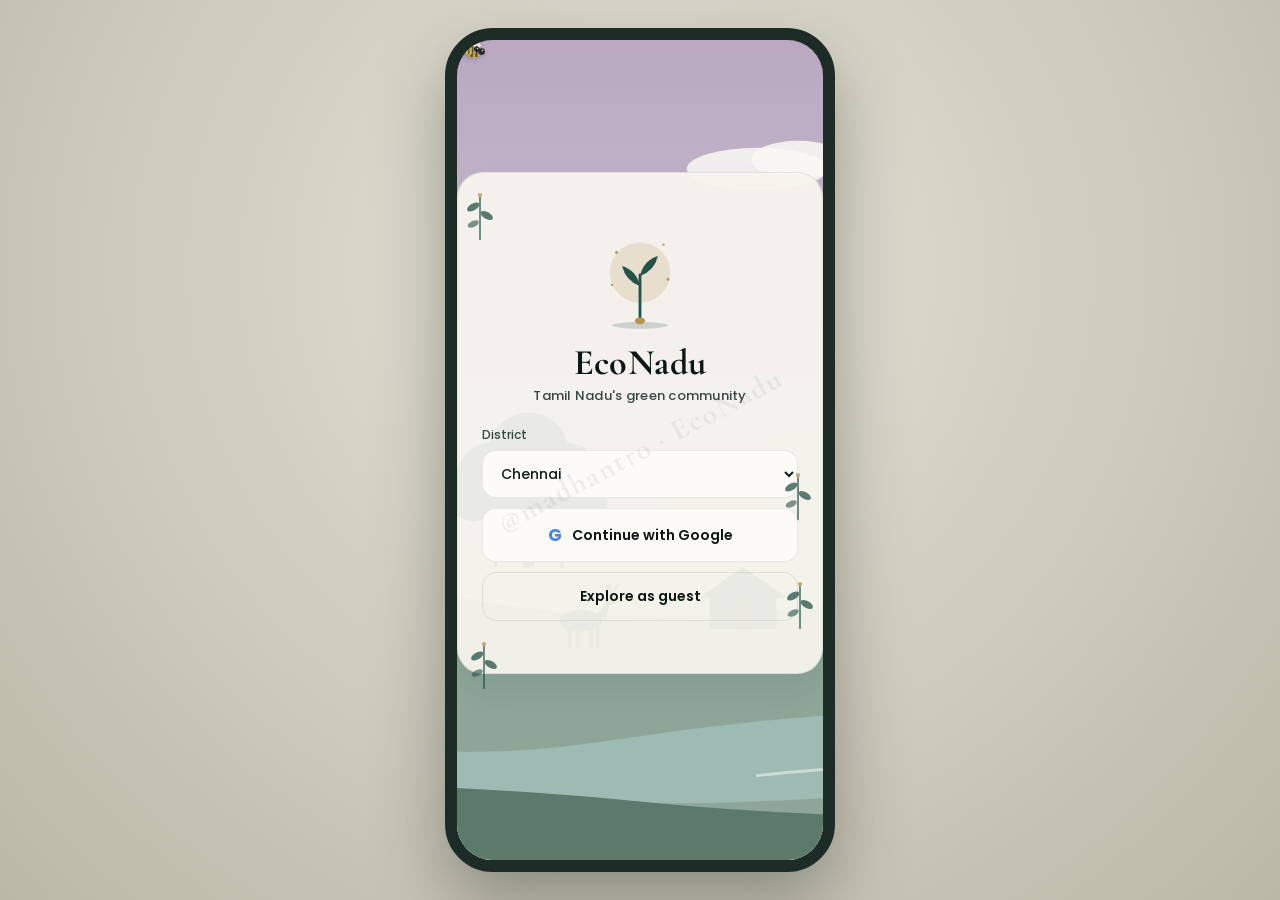
<file: index.html>
<!DOCTYPE html>
<html lang="en">
<head>
  <meta charset="UTF-8" />
  <meta name="viewport" content="width=device-width, initial-scale=1, viewport-fit=cover" />
  <meta name="theme-color" content="#F3F7F5" />
  <title>EcoNadu</title>
  <link rel="icon" href="assets/icon.svg" />
  <link rel="preconnect" href="https://fonts.googleapis.com" />
  <link rel="preconnect" href="https://fonts.gstatic.com" crossorigin />
  <link href="https://fonts.googleapis.com/css2?family=Cormorant+Garamond:wght@500;600;700&family=Poppins:wght@400;500;600&display=swap" rel="stylesheet" />
  <link rel="stylesheet" href="css/style.css" />
</head>
<body data-phase="morning">
  <div class="device">
  <div class="watermark" aria-hidden="true"><span data-credit>@madhantr0</span> · EcoNadu</div>
  <div class="deco" aria-hidden="true">
    <div class="bee bee-1"><div class="bee-in"><svg viewBox="0 0 44 32" aria-hidden="true">
          <ellipse class="bee-wing" cx="19" cy="8" rx="9" ry="6"/>
          <ellipse class="bee-wing" cx="28" cy="8" rx="7" ry="5"/>
          <ellipse cx="24" cy="18" rx="12" ry="8" fill="#E2B84A"/>
          <rect x="20" y="11" width="3" height="14" fill="#2B2B2B" opacity=".75"/>
          <rect x="27" y="11" width="3" height="14" fill="#2B2B2B" opacity=".75"/>
          <circle cx="36" cy="17" r="5" fill="#2B2B2B"/>
          <circle cx="37.5" cy="15.5" r="1.1" fill="#fff"/>
        </svg></div></div>
    <div class="bee bee-2"><div class="bee-in"><svg viewBox="0 0 44 32" aria-hidden="true">
          <ellipse class="bee-wing" cx="19" cy="8" rx="9" ry="6"/>
          <ellipse class="bee-wing" cx="28" cy="8" rx="7" ry="5"/>
          <ellipse cx="24" cy="18" rx="12" ry="8" fill="#E2B84A"/>
          <rect x="20" y="11" width="3" height="14" fill="#2B2B2B" opacity=".75"/>
          <rect x="27" y="11" width="3" height="14" fill="#2B2B2B" opacity=".75"/>
          <circle cx="36" cy="17" r="5" fill="#2B2B2B"/>
          <circle cx="37.5" cy="15.5" r="1.1" fill="#fff"/>
        </svg></div></div>
    <div class="bee bee-3"><div class="bee-in"><svg viewBox="0 0 44 32" aria-hidden="true">
          <ellipse class="bee-wing" cx="19" cy="8" rx="9" ry="6"/>
          <ellipse class="bee-wing" cx="28" cy="8" rx="7" ry="5"/>
          <ellipse cx="24" cy="18" rx="12" ry="8" fill="#E2B84A"/>
          <rect x="20" y="11" width="3" height="14" fill="#2B2B2B" opacity=".75"/>
          <rect x="27" y="11" width="3" height="14" fill="#2B2B2B" opacity=".75"/>
          <circle cx="36" cy="17" r="5" fill="#2B2B2B"/>
          <circle cx="37.5" cy="15.5" r="1.1" fill="#fff"/>
        </svg></div></div>
    <div class="sprig sp-1"><svg viewBox="0 0 40 60" aria-hidden="true">
          <path d="M20 58 Q20 30 20 6" stroke="var(--accent)" stroke-width="2" fill="none" stroke-linecap="round"/>
          <ellipse cx="12" cy="20" rx="8" ry="4" transform="rotate(-30 12 20)" fill="var(--accent)"/>
          <ellipse cx="28" cy="30" rx="8" ry="4" transform="rotate(30 28 30)" fill="var(--accent)"/>
          <ellipse cx="12" cy="40" rx="7" ry="3.5" transform="rotate(-25 12 40)" fill="var(--accent)" opacity=".8"/>
          <circle cx="20" cy="6" r="2.6" fill="var(--gold)"/>
        </svg></div>
    <div class="sprig sp-2"><svg viewBox="0 0 40 60" aria-hidden="true">
          <path d="M20 58 Q20 30 20 6" stroke="var(--accent)" stroke-width="2" fill="none" stroke-linecap="round"/>
          <ellipse cx="12" cy="20" rx="8" ry="4" transform="rotate(-30 12 20)" fill="var(--accent)"/>
          <ellipse cx="28" cy="30" rx="8" ry="4" transform="rotate(30 28 30)" fill="var(--accent)"/>
          <ellipse cx="12" cy="40" rx="7" ry="3.5" transform="rotate(-25 12 40)" fill="var(--accent)" opacity=".8"/>
          <circle cx="20" cy="6" r="2.6" fill="var(--gold)"/>
        </svg></div>
    <div class="sprig sp-3"><svg viewBox="0 0 40 60" aria-hidden="true">
          <path d="M20 58 Q20 30 20 6" stroke="var(--accent)" stroke-width="2" fill="none" stroke-linecap="round"/>
          <ellipse cx="12" cy="20" rx="8" ry="4" transform="rotate(-30 12 20)" fill="var(--accent)"/>
          <ellipse cx="28" cy="30" rx="8" ry="4" transform="rotate(30 28 30)" fill="var(--accent)"/>
          <ellipse cx="12" cy="40" rx="7" ry="3.5" transform="rotate(-25 12 40)" fill="var(--accent)" opacity=".8"/>
          <circle cx="20" cy="6" r="2.6" fill="var(--gold)"/>
        </svg></div>
    <div class="sprig sp-4"><svg viewBox="0 0 40 60" aria-hidden="true">
          <path d="M20 58 Q20 30 20 6" stroke="var(--accent)" stroke-width="2" fill="none" stroke-linecap="round"/>
          <ellipse cx="12" cy="20" rx="8" ry="4" transform="rotate(-30 12 20)" fill="var(--accent)"/>
          <ellipse cx="28" cy="30" rx="8" ry="4" transform="rotate(30 28 30)" fill="var(--accent)"/>
          <ellipse cx="12" cy="40" rx="7" ry="3.5" transform="rotate(-25 12 40)" fill="var(--accent)" opacity=".8"/>
          <circle cx="20" cy="6" r="2.6" fill="var(--gold)"/>
        </svg></div>
  </div>

  <!-- Shared drawings: palm, banyan, temple tower, animals, windmill -->
  <svg width="0" height="0" style="position:absolute" aria-hidden="true">
    <defs>
      <symbol id="palm" viewBox="0 0 120 220">
        <path d="M62 218 C50 150 58 90 68 52" fill="none" stroke="currentColor" stroke-width="8" stroke-linecap="round"/>
        <g transform="translate(68 52)" fill="currentColor">
          <ellipse cx="-34" cy="-6" rx="36" ry="7" transform="rotate(-18)"/>
          <ellipse cx="34" cy="-6" rx="36" ry="7" transform="rotate(18)"/>
          <ellipse cx="-30" cy="10" rx="34" ry="6" transform="rotate(30)"/>
          <ellipse cx="30" cy="10" rx="34" ry="6" transform="rotate(-30)"/>
          <ellipse cx="0" cy="-20" rx="7" ry="28"/>
        </g>
      </symbol>
      <symbol id="banyan" viewBox="0 0 200 200">
        <rect x="94" y="140" width="12" height="60" fill="currentColor"/>
        <g stroke="currentColor" stroke-width="4" stroke-linecap="round"><line x1="66" y1="150" x2="62" y2="200"/><line x1="134" y1="150" x2="138" y2="200"/></g>
        <g fill="currentColor"><circle cx="100" cy="70" r="46"/><circle cx="58" cy="98" r="40"/><circle cx="142" cy="98" r="40"/><circle cx="100" cy="112" r="52"/><circle cx="36" cy="122" r="26"/><circle cx="164" cy="122" r="26"/></g>
      </symbol>
      <symbol id="gopuram" viewBox="0 0 120 220">
        <g fill="currentColor">
          <rect x="30" y="160" width="60" height="60"/>
          <rect x="36" y="120" width="48" height="42"/>
          <rect x="42" y="84" width="36" height="38"/>
          <rect x="48" y="52" width="24" height="34"/>
          <polygon points="60,4 50,52 70,52"/>
          <rect x="0" y="214" width="120" height="6"/>
        </g>
      </symbol>
      <symbol id="cow" viewBox="0 0 100 60">
        <g fill="currentColor">
          <rect x="14" y="14" width="68" height="28" rx="10"/>
          <ellipse cx="84" cy="22" rx="10" ry="9"/>
          <rect x="18" y="38" width="7" height="18" rx="2"/><rect x="30" y="38" width="7" height="18" rx="2"/>
          <rect x="62" y="38" width="7" height="18" rx="2"/><rect x="74" y="38" width="7" height="18" rx="2"/>
        </g>
        <path d="M16 18 Q8 26 12 38" fill="none" stroke="currentColor" stroke-width="3"/>
      </symbol>
      <symbol id="deer" viewBox="0 0 100 90">
        <g fill="currentColor">
          <ellipse cx="42" cy="48" rx="26" ry="13"/>
          <path d="M62 42 L74 22 L80 22 L72 46Z"/>
          <ellipse cx="80" cy="22" rx="8" ry="6"/>
          <rect x="26" y="56" width="5" height="26"/><rect x="36" y="56" width="5" height="26"/>
          <rect x="52" y="56" width="5" height="26"/><rect x="60" y="56" width="5" height="26"/>
        </g>
        <path d="M80 14 L76 4 M80 14 L88 4 M78 8 L72 6" fill="none" stroke="currentColor" stroke-width="3" stroke-linecap="round"/>
      </symbol>
      <symbol id="elephant" viewBox="0 0 120 90">
        <g fill="currentColor">
          <ellipse cx="60" cy="42" rx="40" ry="24"/>
          <circle cx="98" cy="36" r="16"/>
          <path d="M106 44 Q114 60 108 80 Q104 84 102 76 Q106 62 100 52Z"/>
          <ellipse cx="86" cy="34" rx="12" ry="18"/>
          <rect x="34" y="58" width="9" height="28" rx="3"/><rect x="50" y="58" width="9" height="28" rx="3"/>
          <rect x="70" y="58" width="9" height="28" rx="3"/><rect x="84" y="58" width="9" height="28" rx="3"/>
        </g>
      </symbol>
      <symbol id="hut" viewBox="0 0 80 60">
        <g fill="currentColor"><rect x="10" y="30" width="60" height="30"/><polygon points="0,32 40,4 80,32"/></g>
        <rect x="32" y="40" width="16" height="20" fill="#000" opacity=".35"/>
      </symbol>
      <symbol id="windmill" viewBox="0 0 120 200">
        <path d="M52 200 L58 72 L62 72 L68 200Z" fill="currentColor"/>
        <rect x="54" y="60" width="12" height="14" fill="currentColor"/>
        <g>
          <animateTransform attributeName="transform" type="rotate" from="0 60 60" to="360 60 60" dur="9s" repeatCount="indefinite"/>
          <g fill="currentColor">
            <polygon points="60,60 50,6 70,6"/>
            <polygon points="60,60 50,6 70,6" transform="rotate(90 60 60)"/>
            <polygon points="60,60 50,6 70,6" transform="rotate(180 60 60)"/>
            <polygon points="60,60 50,6 70,6" transform="rotate(270 60 60)"/>
          </g>
        </g>
        <circle cx="60" cy="60" r="4" fill="currentColor"/>
      </symbol>
      <symbol id="bird" viewBox="0 0 24 12">
        <path d="M0 6 Q6 -2 12 6 Q18 -2 24 6" fill="none" stroke="currentColor" stroke-width="2.4" stroke-linecap="round"/>
      </symbol>
      <symbol id="treeLogo" viewBox="0 0 200 240">
        <ellipse class="ground" cx="100" cy="222" rx="50" ry="6"/>
        <circle class="glow" cx="100" cy="128" r="54"/>
        <g class="plant">
          <path class="stem" d="M100 216 Q100 176 100 132" fill="none" stroke-width="5" stroke-linecap="round"/>
          <path class="leaf leaf-l" d="M100 152 Q74 142 68 116 Q94 124 100 152Z"/>
          <path class="leaf leaf-r" d="M100 134 Q126 124 132 98 Q106 106 100 134Z"/>
        </g>
        <ellipse class="seed" cx="100" cy="214" rx="9" ry="6"/>
        <circle class="spark" cx="58" cy="92" r="2.5"/>
        <circle class="spark" cx="142" cy="78" r="2"  style="animation-delay:-1s"/>
        <circle class="spark" cx="150" cy="140" r="2.5" style="animation-delay:-2s"/>
        <circle class="spark" cx="50" cy="150" r="2" style="animation-delay:-1.5s"/>
      </symbol>
      <linearGradient id="skyG" x1="0" y1="0" x2="0" y2="1">
        <stop class="sk-top" offset="0"/>
        <stop class="sk-bot" offset="1"/>
      </linearGradient>
    </defs>
  </svg>

  <!-- ================= LOGIN ================= -->
  <section id="login" class="login hidden">
    <svg class="scene" viewBox="0 0 1200 700" preserveAspectRatio="xMidYMax slice" aria-hidden="true">
      <rect width="1200" height="700" fill="url(#skyG)"/>

      <g id="sunGroup" class="sun-group">
        <circle class="sun-halo" r="110"/>
        <circle class="sun" r="46"/>
      </g>

      <g class="clouds">
        <g class="cloud-a"><ellipse cx="220" cy="150" rx="70" ry="22"/><ellipse cx="262" cy="140" rx="44" ry="20"/></g>
        <g class="cloud-b"><ellipse cx="700" cy="110" rx="60" ry="18"/><ellipse cx="735" cy="102" rx="40" ry="16"/></g>
      </g>

      <g class="birds">
        <g class="bird-run"><use href="#bird" class="bird" x="0" y="180" width="26" height="13"/></g>
        <g class="bird-run" style="animation-delay:-9s"><use href="#bird" class="bird" x="0" y="230" width="20" height="10"/></g>
        <g class="bird-run" style="animation-delay:-17s"><use href="#bird" class="bird" x="0" y="150" width="22" height="11"/></g>
      </g>

      <path class="hill-far" d="M0 420 Q160 330 330 400 T640 380 T980 340 T1200 400 V700 H0Z"/>
      <use href="#gopuram" class="gop" x="330" y="232" width="92" height="170"/>
      <use href="#banyan" class="tree" x="430" y="300" width="150" height="150"/>

      <path class="hill-mid" d="M0 480 Q200 420 420 470 T860 460 T1200 470 V700 H0Z"/>
      <use href="#hut" class="tree" x="650" y="446" width="76" height="57"/>
      <use href="#windmill" class="tree" x="900" y="300" width="110" height="183"/>
      <use href="#deer" class="tree" x="520" y="462" width="70" height="63"/>
      <use href="#cow" class="tree" x="760" y="520" width="104" height="62"/>

      <path class="river" d="M0 600 C200 560 360 630 560 600 S900 560 1200 590 L1200 650 C900 620 760 660 560 650 S200 650 0 668 Z"/>
      <path class="shine" d="M120 622 Q260 606 380 620"/>
      <path class="shine" d="M700 628 Q840 612 960 626" style="animation-delay:-3s"/>

      <path class="hill-front" d="M0 650 Q300 620 600 650 T1200 640 V700 H0Z"/>
      <use href="#elephant" class="tree" x="180" y="560" width="120" height="90"/>
      <use href="#palm" class="tree" x="30" y="300" width="130" height="238"/>
      <use href="#palm" class="tree" x="1060" y="330" width="110" height="201"/>
      <use href="#palm" class="tree" x="150" y="420" width="82" height="150"/>
    </svg>

    <div class="login-card glass">
      <svg class="logo-map" viewBox="0 0 200 240" role="img" aria-label="Tamil Nadu"><use href="#treeLogo"/></svg>
      <h1>EcoNadu</h1>
      <p class="tagline">Tamil Nadu's green community</p>

      <label class="field">District
        <select id="loginDistrict"></select>
      </label>

      <button id="googleBtn" class="btn btn-google" type="button"><span class="g-logo">G</span> Continue with Google</button>
      <button id="guestBtn" class="btn btn-ghost" type="button">Explore as guest</button>
      <p id="loginMsg" class="msg"></p>
    </div>
  </section>

  <!-- ================= APP ================= -->
  <div id="app" class="app hidden">
    <header class="topbar glass">
      <div class="brand-sm">
        <svg class="logo-map-sm" viewBox="0 0 200 240" aria-hidden="true"><use href="#treeLogo"/></svg>
        <span>EcoNadu</span>
      </div>
      <div class="top-actions">
        <select id="hdrDistrict" class="select-sm" aria-label="District"></select>
        <span id="phaseLabel" class="phase-label"></span>
        <button class="icon-btn" id="bellBtn" type="button" aria-label="Notifications">🔔</button>
        <div id="hdrAvatar" class="avatar sm"></div>
      </div>
    </header>
    <div class="kolam"></div>

    <main>
      <!-- HOME: stories + feed -->
      <section id="tab-home" class="tab">
        <section class="hero">
        <svg class="hero-art" viewBox="0 0 480 170" preserveAspectRatio="xMidYMid slice" aria-hidden="true">
          <defs>
            <linearGradient id="heroSky" x1="0" y1="0" x2="0" y2="1">
              <stop class="sk-top" offset="0"/><stop class="sk-bot" offset="1"/>
            </linearGradient>
          </defs>
          <rect width="480" height="170" fill="url(#heroSky)"/>
          <circle class="hero-sun" cx="352" cy="52" r="20"/>
          <path class="hill-far" d="M0 118 Q90 84 180 110 T360 102 T480 96 V170 H0Z"/>
          <path class="hill-mid" d="M0 140 Q120 112 240 134 T480 126 V170 H0Z"/>
          <use href="#palm" class="tree" x="392" y="58" width="58" height="106"/>
          <use href="#palm" class="tree" x="338" y="84" width="34" height="62" opacity=".7"/>
        </svg>
        <div class="hero-text">
          <span class="eyebrow">Tamil Nadu · Community Green</span>
          <h2>Plant. Verify. Share.</h2>
        </div>
      </section>
      <div id="stories" class="stories"></div>
        <div id="feed" class="feed"></div>
      </section>

      <!-- EXPLORE: weather + satellite map -->
      <section id="tab-explore" class="tab hidden">
        <div class="card weather">
          <div class="w-head"><b id="wDistrict">--</b><span class="muted small">Live weather</span></div>
          <div class="w-grid">
            <div><small>Temp</small><b id="wTemp">--</b></div>
            <div><small>Humidity</small><b id="wHum">--</b></div>
            <div><small>Wind</small><b id="wWind">--</b></div>
          </div>
          <p id="wNote" class="muted small"></p>
        </div>
        <div class="card map-card">
          <div class="layer-btns">
            <button class="chip on" data-layer="satellite" type="button">🛰️ Satellite</button>
            <button class="chip" data-layer="heat" type="button">🌡️ Heat</button>
          </div>
          <div id="radarMap"></div>
        </div>
      </section>

      <!-- CAMERA: two-shot plant verification -->
      <section id="tab-cam" class="tab hidden">
        <div class="card cam-card">
          <h2>Plant a sapling</h2>
          <p class="muted small">Shot 1: close-up of the plant. Then step sideways and take Shot 2. Keep the phone moving between shots.</p>
          <div class="shots">
            <label class="pick" id="pick1">
              <input id="shot1Input" type="file" accept="image/*" capture="environment" hidden />
              <span>📸 Shot 1<br><small>close-up</small></span>
            </label>
            <label class="pick" id="pick2">
              <input id="shot2Input" type="file" accept="image/*" capture="environment" hidden />
              <span>📸 Shot 2<br><small>step sideways</small></span>
            </label>
          </div>
          <div id="previews" class="previews hidden">
            <img id="prev1" alt="Shot 1" />
            <img id="prev2" alt="Shot 2" />
          </div>
          <ul id="checkList" class="checks small"></ul>
          <input id="camCaption" maxlength="200" placeholder="Write a caption…" />
          <button id="publishBtn" class="btn btn-primary" type="button">Verify &amp; Share</button>
        </div>
      </section>

      <!-- BADGES -->
      <section id="tab-badges" class="tab hidden">
        <div class="card">
          <h2 class="h2">Your badges</h2>
          <p id="xpLine" class="muted small"></p>
          <div class="xp-bar"><i id="xpFill"></i></div>
        </div>
        <div id="badgeGrid" class="badge-grid"></div>
      </section>

      <!-- PROFILE -->
      <section id="tab-profile" class="tab hidden">
        <div class="card profile-head">
          <div id="pAvatar" class="avatar xl"></div>
          <div>
            <h2 id="pName"></h2>
            <p id="pBio" class="muted small"></p>
            <p id="pDistrict" class="muted small"></p>
          </div>
        </div>
        <div class="stats">
          <div><b id="sPosts">0</b><small>Posts</small></div>
          <div><b id="sXp">0</b><small>XP</small></div>
          <div><b id="sLevel">1</b><small>Level</small></div>
        </div>
        <div class="row-btns">
          <button class="btn btn-ghost" id="editBtn" type="button">Edit profile</button>
          <button class="btn btn-ghost" id="exportBtn" type="button">Export ledger</button>
          <button class="btn btn-ghost" id="logoutBtn" type="button">Sign out</button>
        </div>
        <div class="card settings">
          <h3 class="h2">Appearance</h3>
          <p class="muted small">Automatic. The colors follow the real sun at your district: dawn, sunrise, morning, afternoon, sunset and dusk.</p>
          <p id="sunInfo" class="muted small"></p>
        </div>
        <p id="ledgerStatus" class="ledger-status"></p>
        <div id="pGrid" class="pgrid"></div>
      </section>
    </main>

    <nav class="bottom-nav glass">
      <button data-tab="home" class="on" type="button" aria-label="Home">🏠</button>
      <button data-tab="explore" type="button" aria-label="Explore">🗺️</button>
      <button data-tab="cam" class="plus" type="button" aria-label="Plant">＋</button>
      <button data-tab="badges" type="button" aria-label="Badges">🏅</button>
      <button data-tab="profile" type="button" aria-label="Profile">👤</button>
    </nav>
  </div>

  <!-- Edit profile -->
  <div id="editModal" class="modal hidden">
    <div class="modal-card glass">
      <h3>Edit profile</h3>
      <label class="pick small">
        <input id="editPhoto" type="file" accept="image/*" hidden />
        <span>🖼️ Change photo</span>
      </label>
      <input id="editName" maxlength="22" placeholder="Name" />
      <input id="editBio" maxlength="90" placeholder="Bio" />
      <div class="row-btns">
        <button class="btn btn-ghost" id="editCancel" type="button">Cancel</button>
        <button class="btn btn-primary" id="editSave" type="button">Save</button>
      </div>
    </div>
  </div>

  <div id="toast" class="toast"></div>

  </div>
  <script src="https://accounts.google.com/gsi/client" async defer></script>
  <script src="js/config.js"></script>
  <script src="js/app.js"></script>
</body>
</html>
</file>
<file: css/style.css>
/* EcoNadu. Muted, premium, nature-inspired. Light only.
   Sky colours change with the real sun: body[data-phase]. */
*{box-sizing:border-box}
html,body{margin:0;min-height:100%}
:root{
  --bg:#EDEBE3;            /* soft ivory, easy on the eyes */
  --card:#F7F5EF;
  --ink:#1F302B;           /* deep green-charcoal text */
  --text:#263832;
  --muted:#6C7A72;
  --line:rgba(31,48,43,.09);
  --accent:#2F5D50;        /* forest green */
  --gold:#B8934F;          /* subdued gold */
  --accent2:#B8934F;
  --sky-top:#BFD3CB;--sky-bot:#E8EFEA;
  --hill-far:#B5C4B8;--hill-mid:#8DA698;--hill-front:#5C7A6C;--tree:#2D4A41;
  --river-top:#D7E4DF;--river-bot:#9DBBB2;
  --shadow:0 14px 34px rgba(31,48,43,.07);
}
body{
  font-family:'Poppins',system-ui,sans-serif;background:var(--bg);color:var(--text);
  -webkit-font-smoothing:antialiased;transition:background .8s ease;
}
body[data-phase=dawn]{--sky-top:#D9C3B8;--sky-bot:#EFE4DA}
body[data-phase=sunrise]{--sky-top:#E6C7A0;--sky-bot:#F3E6D2}
body[data-phase=morning]{--sky-top:#BFD3CB;--sky-bot:#E8EFEA}
body[data-phase=afternoon]{--sky-top:#A9C4BC;--sky-bot:#DFE9E4}
body[data-phase=sunset]{--sky-top:#E0A98A;--sky-bot:#F1DCCB}
body[data-phase=dusk]{--sky-top:#B9A8C0;--sky-bot:#E8E0EC}

h1,h2,.h2{font-family:'Cormorant Garamond',Georgia,serif;color:var(--ink);font-weight:600;letter-spacing:.01em}
.hidden{display:none!important}
.muted{color:var(--muted)}
.small{font-size:12px}

/* ---------- Scene (login) ---------- */
.sk-top{stop-color:var(--sky-top);transition:stop-color 1.5s}
.sk-bot{stop-color:var(--sky-bot);transition:stop-color 1.5s}
.hill-far{fill:var(--hill-far);transition:fill 1.5s}
.hill-mid{fill:var(--hill-mid);transition:fill 1.5s}
.hill-front{fill:var(--hill-front);transition:fill 1.5s}
.river{fill:var(--river-bot);transition:fill 1.5s}
.shine{fill:none;stroke:var(--river-top);stroke-width:2.5;stroke-linecap:round;opacity:.8;animation:shimmer 6s ease-in-out infinite}
.tree{color:var(--tree);transition:color 1.5s}
.gop{color:var(--hill-mid);transition:color 1.5s}
.bird{color:#3D5A52}
.sun-group{transition:opacity 1.2s ease,transform 2s ease}
.sun{fill:#E2BC74;transition:fill 1.5s}
.sun-halo{fill:#F0DCAB;opacity:.35}
body[data-phase=sunset] .sun,body[data-phase=sunrise] .sun{fill:#D9955F}
body[data-phase=dusk] .sun{fill:#CDB8D6}
.clouds ellipse{fill:#FBFAF6;opacity:.85}
.cloud-a{animation:drift 40s ease-in-out infinite alternate}
.cloud-b{animation:drift 55s ease-in-out infinite alternate-reverse}
.bird-run{animation:fly 30s linear infinite}
@keyframes drift{from{transform:translateX(-30px)}to{transform:translateX(40px)}}
@keyframes fly{from{transform:translateX(-120px)}to{transform:translateX(1320px)}}
@keyframes shimmer{0%,100%{transform:translateX(0)}50%{transform:translateX(16px)}}

/* ---------- Login ---------- */
.login{position:fixed;inset:0;display:flex;align-items:center;justify-content:center;overflow:hidden}
.scene{position:absolute;inset:0;width:100%;height:100%}
.login-card{
  position:relative;z-index:2;width:min(92vw,370px);padding:28px 24px 24px;border-radius:26px;
  text-align:center;margin-top:-6vh;background:rgba(247,245,239,.94);
  border:1px solid var(--line);box-shadow:var(--shadow);
}
h1{font-size:36px;margin:8px 0 0;line-height:1.1}
.tagline{color:var(--muted);font-size:13px;margin:4px 0 20px;letter-spacing:.02em}
.field{display:block;text-align:left;font-size:12px;color:var(--muted);margin-bottom:6px}
select,input{width:100%;margin-top:6px;padding:12px 14px;border-radius:14px;border:1px solid var(--line);background:#FCFBF8;color:var(--text);font:inherit;font-size:14px;outline:none}
select:focus,input:focus{border-color:var(--accent)}
.btn{display:block;width:100%;padding:13px;border-radius:14px;border:0;font:inherit;font-weight:500;font-size:14px;cursor:pointer;margin-top:10px;transition:transform .15s ease,opacity .15s ease}
.btn:active{transform:scale(.98)}
.btn-google{background:#FCFBF8;color:var(--ink);border:1px solid var(--line);display:flex;align-items:center;justify-content:center;gap:10px}
.g-logo{font-weight:700;color:#4285F4;font-size:17px}
.btn-primary{background:var(--accent);color:#F7F5EF;box-shadow:inset 0 0 0 1px rgba(184,147,79,.45)}
.btn-ghost{background:transparent;border:1px solid var(--line);color:var(--ink)}
.msg{min-height:18px;color:#9A6A34;font-size:12px;margin:10px 0 0}

/* ---------- App shell ---------- */
.app{min-height:100vh;padding-bottom:112px;background:var(--bg)}
.topbar{position:sticky;top:0;z-index:20;display:flex;align-items:center;justify-content:space-between;padding:12px 16px;background:rgba(237,235,227,.96);border-bottom:1px solid var(--line)}
.brand-sm{display:flex;align-items:center;gap:8px;font-family:'Cormorant Garamond',serif;font-weight:700;font-size:22px;color:var(--ink)}
.top-actions{display:flex;align-items:center;gap:8px}
.phase-label{font-size:12px;color:var(--muted);white-space:nowrap}
.select-sm{width:auto;margin:0;padding:6px 10px;font-size:12px;border-radius:12px;background:var(--card)}
.icon-btn{width:36px;height:36px;border-radius:50%;border:1px solid var(--line);background:var(--card);cursor:pointer;font-size:15px}
.kolam{height:6px;background-image:radial-gradient(circle,var(--gold) 1.1px,transparent 1.5px);background-size:12px 6px;opacity:.55}
main{max-width:480px;margin:0 auto;padding:14px 14px 0}

/* Hero banner */
.hero{position:relative;border-radius:24px;overflow:hidden;margin-bottom:16px;border:1px solid var(--line);box-shadow:var(--shadow);height:170px}
.hero-art{position:absolute;inset:0;width:100%;height:100%}
.hero-sun{fill:#E2BC74;opacity:.85;transition:fill 1.5s}
body[data-phase=sunset] .hero-sun,body[data-phase=sunrise] .hero-sun{fill:#D9955F}
body[data-phase=dusk] .hero-sun{fill:#CDB8D6}
.hero-text{position:absolute;left:18px;bottom:16px}
.hero-text h2{margin:4px 0 0;font-size:30px;color:var(--ink);text-shadow:0 1px 0 rgba(255,255,255,.3)}
.eyebrow{font-size:10px;letter-spacing:.16em;text-transform:uppercase;color:#4A6A5E}

.avatar{width:36px;height:36px;border-radius:50%;background:linear-gradient(135deg,var(--accent),var(--gold));display:flex;align-items:center;justify-content:center;color:#F7F5EF;font-weight:600;overflow:hidden;flex:0 0 auto}
.avatar img{width:100%;height:100%;object-fit:cover}
.avatar.sm{width:32px;height:32px}
.avatar.xl{width:84px;height:84px;font-size:30px;border:2px solid var(--gold)}

/* Stories */
.stories{display:flex;gap:14px;overflow-x:auto;padding:4px 2px 14px;scrollbar-width:none}
.stories::-webkit-scrollbar{display:none}
.story{background:none;border:0;color:var(--text);font:inherit;font-size:11px;display:flex;flex-direction:column;align-items:center;gap:5px;cursor:pointer;flex:0 0 auto}
.ring{width:60px;height:60px;border-radius:50%;padding:2px;background:linear-gradient(135deg,var(--gold),#D8C49A);display:block}
.story.active .ring{background:linear-gradient(135deg,var(--accent),var(--gold))}
.ring-in{display:flex;align-items:center;justify-content:center;width:100%;height:100%;border-radius:50%;background:var(--card);font-weight:600;font-size:13px;color:var(--accent)}
.story small{max-width:70px;white-space:nowrap;overflow:hidden;text-overflow:ellipsis}

/* Cards and posts */
.card{background:var(--card);border:1px solid var(--line);border-radius:22px;padding:16px;margin-bottom:14px;box-shadow:var(--shadow)}
.post{padding:0;overflow:hidden;border-radius:22px;margin-bottom:16px}
.post-head{display:flex;align-items:center;gap:10px;padding:12px 14px}
.who b{display:block;font-size:14px;color:var(--ink);font-weight:600}
.who small{color:var(--muted);font-size:11px}
.post-img{width:100%;display:block;aspect-ratio:1/1;object-fit:cover;background:#E4E9E4}
.post-actions{display:flex;gap:16px;padding:12px 14px 4px;align-items:center}
.post-actions button{background:none;border:0;color:var(--ink);font:inherit;font-size:14px;cursor:pointer;padding:0}
.post-actions .right{margin-left:auto;color:var(--muted)}
.caption{padding:4px 14px;margin:0;font-size:13px;line-height:1.6}
.comments{padding:0 14px;font-size:12px;color:var(--muted)}
.comments p{margin:3px 0}
.comment-form{display:flex;gap:8px;padding:10px 14px 14px}
.comment-form input{margin:0;padding:8px 12px;font-size:13px;background:#FCFBF8}
.comment-form button{background:none;border:0;color:var(--accent);font-weight:600;cursor:pointer}
.empty{text-align:center;color:var(--muted);padding:40px 10px;font-family:'Cormorant Garamond',serif;font-size:18px}

/* Explore */
.w-head{display:flex;justify-content:space-between;align-items:center;font-size:14px}
.w-grid{display:grid;grid-template-columns:repeat(3,1fr);text-align:center;margin:12px 0}
.w-grid b{display:block;font-size:19px;color:var(--accent);font-family:'Cormorant Garamond',serif}
.w-grid small{color:var(--muted);font-size:11px}
.map-card{padding:12px}
.layer-btns{display:flex;gap:8px;margin-bottom:10px}
.chip{padding:6px 14px;border-radius:999px;border:1px solid var(--line);background:var(--card);color:var(--ink);font:inherit;font-size:12px;cursor:pointer}
.chip.on{background:var(--accent);color:#F7F5EF;border-color:var(--accent)}
#radarMap{height:360px;border-radius:16px;overflow:hidden}

/* Camera */
.cam-card h2,.h2{margin:0 0 10px;font-size:24px}
.pick{display:block;text-align:center;padding:30px 10px;border:1.5px dashed rgba(47,93,80,.3);border-radius:18px;cursor:pointer;color:var(--muted);margin-bottom:10px;background:#FCFBF8}
.shots{display:grid;grid-template-columns:1fr 1fr;gap:8px}
.shots .pick{padding:22px 8px;margin-bottom:8px;font-size:13px}
.shots .pick small{font-size:11px}
.previews{display:grid;grid-template-columns:1fr 1fr;gap:8px;margin-bottom:10px}
.previews img{width:100%;aspect-ratio:1;object-fit:cover;border-radius:14px}
.checks{list-style:none;padding:0;margin:0 0 10px}
.checks li{padding:3px 0}
.checks .fail{color:#9A6A34}
.checks .pass{color:var(--accent)}
.settings h3{margin:0 0 10px}

/* Badges */
.badge-grid{display:grid;grid-template-columns:1fr 1fr;gap:12px}
.badge{text-align:center;margin:0}
.badge.locked{opacity:.45}
.b-ic{font-size:30px}
.badge b{font-size:13px;color:var(--ink)}
.badge small{display:block;color:var(--muted);font-size:11px;margin-top:2px}
.xp-bar{height:6px;border-radius:99px;background:var(--line);overflow:hidden;margin-top:10px}
.xp-bar i{display:block;height:100%;background:linear-gradient(90deg,var(--accent),var(--gold));width:0;transition:width .5s}

/* Profile */
.profile-head{display:flex;gap:16px;align-items:center}
.profile-head h2{margin:0;font-size:24px}
.profile-head p{margin:2px 0}
.stats{display:grid;grid-template-columns:repeat(3,1fr);gap:10px;margin-bottom:14px}
.stats div{background:var(--card);border:1px solid var(--line);border-radius:18px;padding:12px;text-align:center;box-shadow:var(--shadow)}
.stats b{display:block;font-size:22px;color:var(--accent);font-family:'Cormorant Garamond',serif;font-weight:700}
.stats small{color:var(--muted);font-size:11px}
.row-btns{display:flex;gap:8px;flex-wrap:wrap;margin-bottom:12px}
.row-btns .btn{flex:1;margin:0;padding:10px;font-size:13px}
.ledger-status{font-size:12px;color:var(--muted);margin:4px 0 12px}
.pgrid{display:grid;grid-template-columns:repeat(3,1fr);gap:4px}
.pgrid img{width:100%;aspect-ratio:1;object-fit:cover;border-radius:10px}

/* Bottom nav */
.bottom-nav{position:fixed;left:50%;transform:translateX(-50%);bottom:14px;width:min(92vw,420px);display:flex;justify-content:space-around;align-items:center;padding:8px 10px;border-radius:24px;z-index:30;background:var(--card);border:1px solid var(--line);box-shadow:0 10px 30px rgba(31,48,43,.12)}
.bottom-nav button{background:none;border:0;font-size:19px;cursor:pointer;opacity:.55;padding:4px 8px}
.bottom-nav button.on{opacity:1}
.bottom-nav .plus{width:52px;height:52px;border-radius:50%;background:var(--accent);color:#F7F5EF;font-size:26px;opacity:1;font-weight:500;line-height:1;margin-top:-24px;box-shadow:0 8px 20px rgba(47,93,80,.3),inset 0 0 0 1px rgba(184,147,79,.6);padding:0}

/* Modal + toast */
.modal{position:fixed;inset:0;background:rgba(31,48,43,.3);display:flex;align-items:center;justify-content:center;z-index:50;padding:16px}
.modal-card{width:min(92vw,380px);padding:20px;border-radius:22px;display:flex;flex-direction:column;gap:10px;background:var(--card);border:1px solid var(--line)}
.modal-card h3{margin:0;font-size:24px}
.modal-card input{margin:0}
.toast{position:fixed;top:72px;left:50%;transform:translateX(-50%) translateY(-10px);background:var(--card);border:1px solid var(--line);padding:10px 18px;border-radius:14px;font-size:13px;opacity:0;pointer-events:none;transition:.3s;z-index:60;max-width:90vw;text-align:center;color:var(--ink);box-shadow:var(--shadow)}
.toast.show{opacity:1;transform:translateX(-50%) translateY(0)}

/* Logo: seed sprouting into a plant with light */
.logo-map{width:112px;height:auto;display:block;margin:0 auto;overflow:visible}
.logo-map-sm{width:24px;height:30px;display:block;overflow:visible}
.ground{fill:var(--accent);opacity:.2}
.glow{fill:var(--gold);opacity:.2;transform-box:fill-box;transform-origin:center;animation:glowPulse 3.5s ease-in-out infinite}
.seed{fill:var(--gold)}
.stem{stroke:var(--accent);transform-box:fill-box;transform-origin:50% 100%;animation:stemGrow 1.6s ease-out both}
.leaf{fill:var(--accent)}
.leaf-l{transform-box:fill-box;transform-origin:100% 100%;animation:leafOpen .9s ease-out 1.5s both}
.leaf-r{transform-box:fill-box;transform-origin:0% 100%;animation:leafOpen .9s ease-out 1.9s both}
.plant{transform-box:fill-box;transform-origin:50% 100%;animation:sway 5s ease-in-out 2.8s infinite}
.spark{fill:var(--gold);animation:twinkle 2.6s ease-in-out infinite}
@keyframes stemGrow{from{transform:scaleY(0)}to{transform:scaleY(1)}}
@keyframes leafOpen{from{transform:scale(0)}to{transform:scale(1)}}
@keyframes glowPulse{0%,100%{opacity:.12;transform:scale(1)}50%{opacity:.35;transform:scale(1.12)}}
@keyframes sway{0%,100%{transform:rotate(-2deg)}50%{transform:rotate(2deg)}}
@keyframes twinkle{0%,100%{opacity:.2}50%{opacity:.9}}

@media (prefers-reduced-motion:reduce){*{animation:none!important;transition:none!important}}

/* ---------- Phone frame ----------
   On phones: the app fills the screen.
   On computers: the app sits inside a phone-shaped frame. */
.device{
  position:relative;width:100%;height:100vh;height:100dvh;overflow-y:auto;overflow-x:hidden;
  background:var(--bg);transform:translateZ(0);-webkit-overflow-scrolling:touch;
}
.device .app{min-height:100%}
@media (min-width:700px){
  body{
    display:flex;align-items:center;justify-content:center;min-height:100vh;
    background:radial-gradient(circle at 50% 30%,#E6E3D8,#BCB8A8);
  }
  .device{
    width:390px;height:844px;max-height:calc(100vh - 32px);border-radius:48px;
    border:12px solid #1E2C28;
    box-shadow:0 30px 70px rgba(20,32,28,.35),inset 0 0 0 2px #2C3D38;
  }
  .device .topbar{padding-top:34px}
}

/* ---------- Decorative bees and sprigs (never block taps) ---------- */
.deco{position:fixed;inset:0;pointer-events:none;z-index:12;overflow:hidden}
.bee{position:absolute;left:0;top:0;width:30px;filter:drop-shadow(0 2px 2px rgba(31,48,43,.18))}
.bee svg{width:100%;height:auto;display:block}
.bee-wing{fill:rgba(255,255,255,.75);stroke:rgba(31,48,43,.15);stroke-width:.6;transform-box:fill-box;transform-origin:50% 100%;animation:flap .16s ease-in-out infinite alternate}
.bee-1{animation:beeA 16s ease-in-out infinite}
.bee-2{animation:beeB 20s ease-in-out infinite;animation-delay:-6s}
.bee-3{animation:beeC 24s ease-in-out infinite;animation-delay:-12s}
.bee-2 svg,.bee-3 svg{width:24px}
.sprig{position:absolute;width:34px;transform-origin:50% 90%;animation:spin 9s ease-in-out infinite alternate;opacity:.75}
.sprig svg{width:100%;height:auto;display:block}
.sp-1{left:6px;top:150px}
.sp-2{right:8px;top:430px;animation-delay:-3s}
.sp-3{left:10px;bottom:170px;animation-delay:-5s}
.sp-4{right:6px;bottom:230px;animation-delay:-7s}
@keyframes flap{from{transform:scaleY(1)}to{transform:scaleY(.35)}}
@keyframes spin{from{transform:rotate(-14deg)}to{transform:rotate(14deg)}}
@keyframes beeA{
  0%{transform:translate(-30px,120px)}25%{transform:translate(120px,60px)}
  50%{transform:translate(300px,170px)}75%{transform:translate(170px,330px)}
  100%{transform:translate(-30px,120px)}}
@keyframes beeB{
  0%{transform:translate(360px,260px)}30%{transform:translate(220px,400px)}
  60%{transform:translate(60px,330px)}100%{transform:translate(360px,260px)}}
@keyframes beeC{
  0%{transform:translate(40px,520px)}33%{transform:translate(260px,470px)}
  66%{transform:translate(330px,600px)}100%{transform:translate(40px,520px)}}
@media (prefers-reduced-motion:reduce){.bee,.bee-wing,.sprig{animation:none!important}}

/* ---------- Darker, bolder text ---------- */
:root{
  --ink:#0B1714;
  --text:#101D1A;
  --muted:#34463F;
  --accent:#255248;
}
body{font-weight:500}
b,strong,.btn,.chip,.bottom-nav button,.story small{font-weight:600}
h1,h2,.h2,.hero-text h2{font-weight:700}
.eyebrow,.phase-label{color:#24443A;font-weight:600}
.tagline,.field,.empty,.comments,.who small,.ledger-status,.muted{color:#34463F}
.caption{font-weight:500;color:#101D1A}
.w-grid small,.stats small,.badge small{color:#34463F;font-weight:500}
.bee-in{transition:transform .3s cubic-bezier(.2,.8,.2,1)}

/* ---------- Watermark (never blocks taps) ---------- */
.watermark{
  position:fixed;left:50%;top:50%;transform:translate(-50%,-50%) rotate(-28deg);
  white-space:nowrap;pointer-events:none;z-index:11;
  font-family:'Cormorant Garamond',serif;font-size:30px;font-weight:700;letter-spacing:.06em;
  color:var(--ink);opacity:.06;user-select:none;
}
</file>
